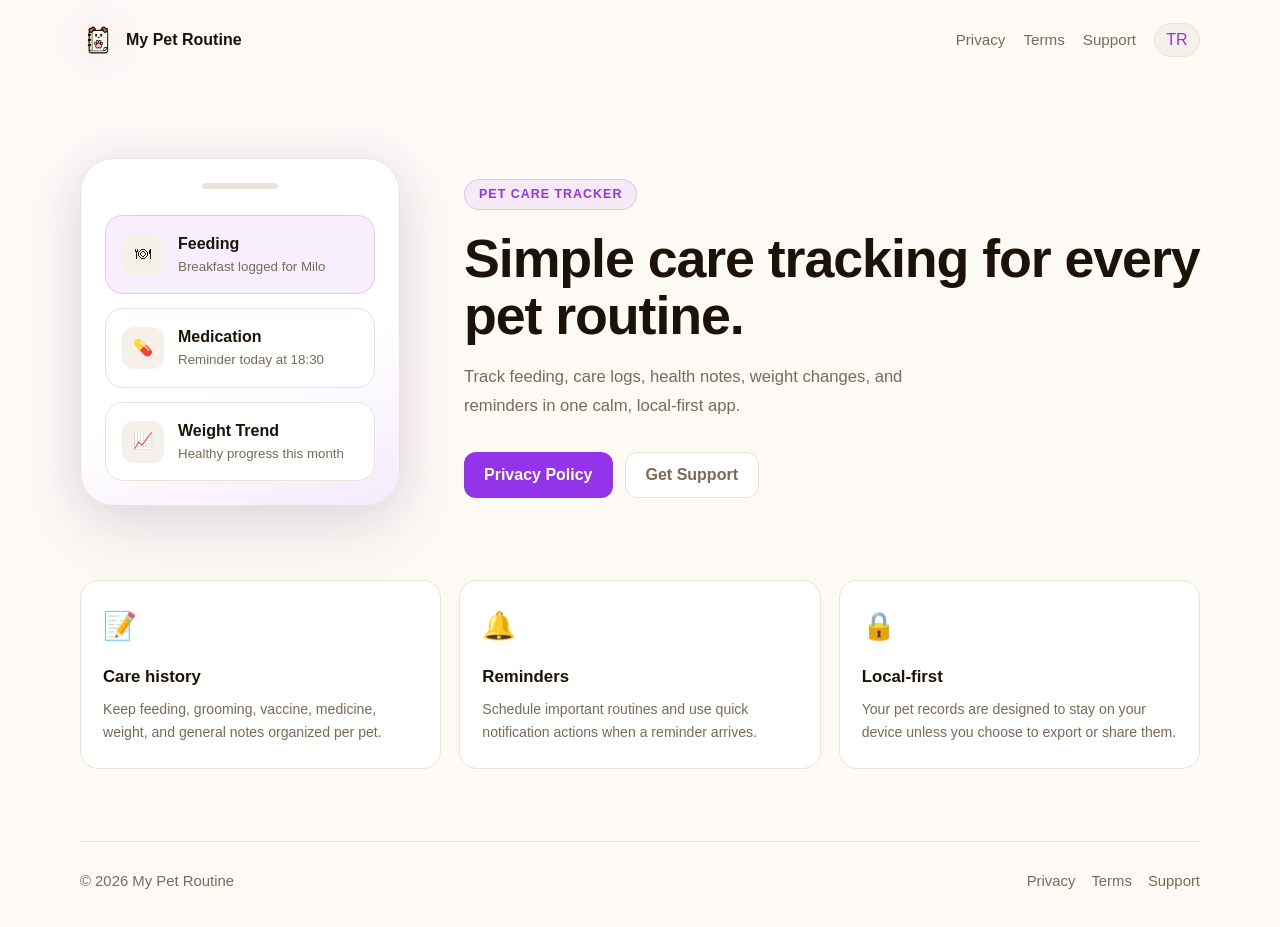
<file: index.html>
<!doctype html>
<html lang="en">
<head>
  <meta charset="utf-8">
  <meta name="viewport" content="width=device-width, initial-scale=1">
  <title data-i18n-title="home.meta.title">My Pet Routine</title>
  <meta name="description" data-i18n-description="home.meta.description" content="My Pet Routine helps you track pet care logs, reminders, weight, health records, and routines locally on your device.">
  <link rel="icon" href="favicon.svg" type="image/svg+xml">
  <link rel="stylesheet" href="assets/styles.css">
</head>
<body>
  <header class="site-header">
    <a class="brand" href="index.html" aria-label="My Pet Routine home">
      <span class="brand-mark"><img src="assets/images/my-pet-routine-app-logo.png" alt="" aria-hidden="true"></span>
      <span data-i18n="app.name">My Pet Routine</span>
    </a>
    <div class="header-actions">
      <nav class="nav" aria-label="Main navigation">
        <a href="privacy.html" data-i18n="nav.privacy">Privacy</a>
        <a href="terms.html" data-i18n="nav.terms">Terms</a>
        <a href="support.html" data-i18n="nav.support">Support</a>
      </nav>
      <button class="language-toggle" type="button" data-language-toggle aria-label="Change language">TR</button>
    </div>
  </header>

  <main>
    <section class="hero">
      <div class="hero-copy">
        <p class="eyebrow" data-i18n="home.eyebrow">Pet Care Tracker</p>
        <h1 data-i18n="home.title">Simple care tracking for <em>every</em> pet routine.</h1>
        <p class="lead" data-i18n="home.lead">Track feeding, care logs, health notes, weight changes, and reminders in one calm, local-first app.</p>
        <div class="actions">
          <a class="button primary" href="privacy.html" data-i18n="home.privacyCta">Privacy Policy</a>
          <a class="button secondary" href="support.html" data-i18n="home.supportCta">Get Support</a>
        </div>
      </div>
      <div class="phone-preview" aria-label="App feature preview">
        <div class="phone-top"></div>
        <div class="preview-card active">
          <span class="icon">🍽</span>
          <div>
            <strong data-i18n="home.preview.feeding.title">Feeding</strong>
            <small data-i18n="home.preview.feeding.body">Breakfast logged for Milo</small>
          </div>
        </div>
        <div class="preview-card">
          <span class="icon">💊</span>
          <div>
            <strong data-i18n="home.preview.medication.title">Medication</strong>
            <small data-i18n="home.preview.medication.body">Reminder today at 18:30</small>
          </div>
        </div>
        <div class="preview-card">
          <span class="icon">📈</span>
          <div>
            <strong data-i18n="home.preview.weight.title">Weight Trend</strong>
            <small data-i18n="home.preview.weight.body">Healthy progress this month</small>
          </div>
        </div>
      </div>
    </section>

    <section class="features" aria-label="Features">
      <article>
        <span>📝</span>
        <h2 data-i18n="home.feature.history.title">Care history</h2>
        <p data-i18n="home.feature.history.body">Keep feeding, grooming, vaccine, medicine, weight, and general notes organized per pet.</p>
      </article>
      <article>
        <span>🔔</span>
        <h2 data-i18n="home.feature.reminders.title">Reminders</h2>
        <p data-i18n="home.feature.reminders.body">Schedule important routines and use quick notification actions when a reminder arrives.</p>
      </article>
      <article>
        <span>🔒</span>
        <h2 data-i18n="home.feature.privacy.title">Local-first</h2>
        <p data-i18n="home.feature.privacy.body">Your pet records are designed to stay on your device unless you choose to export or share them.</p>
      </article>
    </section>
  </main>

  <footer class="footer">
    <span data-i18n="app.copyright">© 2026 My Pet Routine</span>
    <span class="footer-links">
      <a href="privacy.html" data-i18n="nav.privacy">Privacy</a>
      <a href="terms.html" data-i18n="nav.terms">Terms</a>
      <a href="support.html" data-i18n="nav.support">Support</a>
    </span>
  </footer>
  <script src="assets/i18n.js"></script>
</body>
</html>
</file>
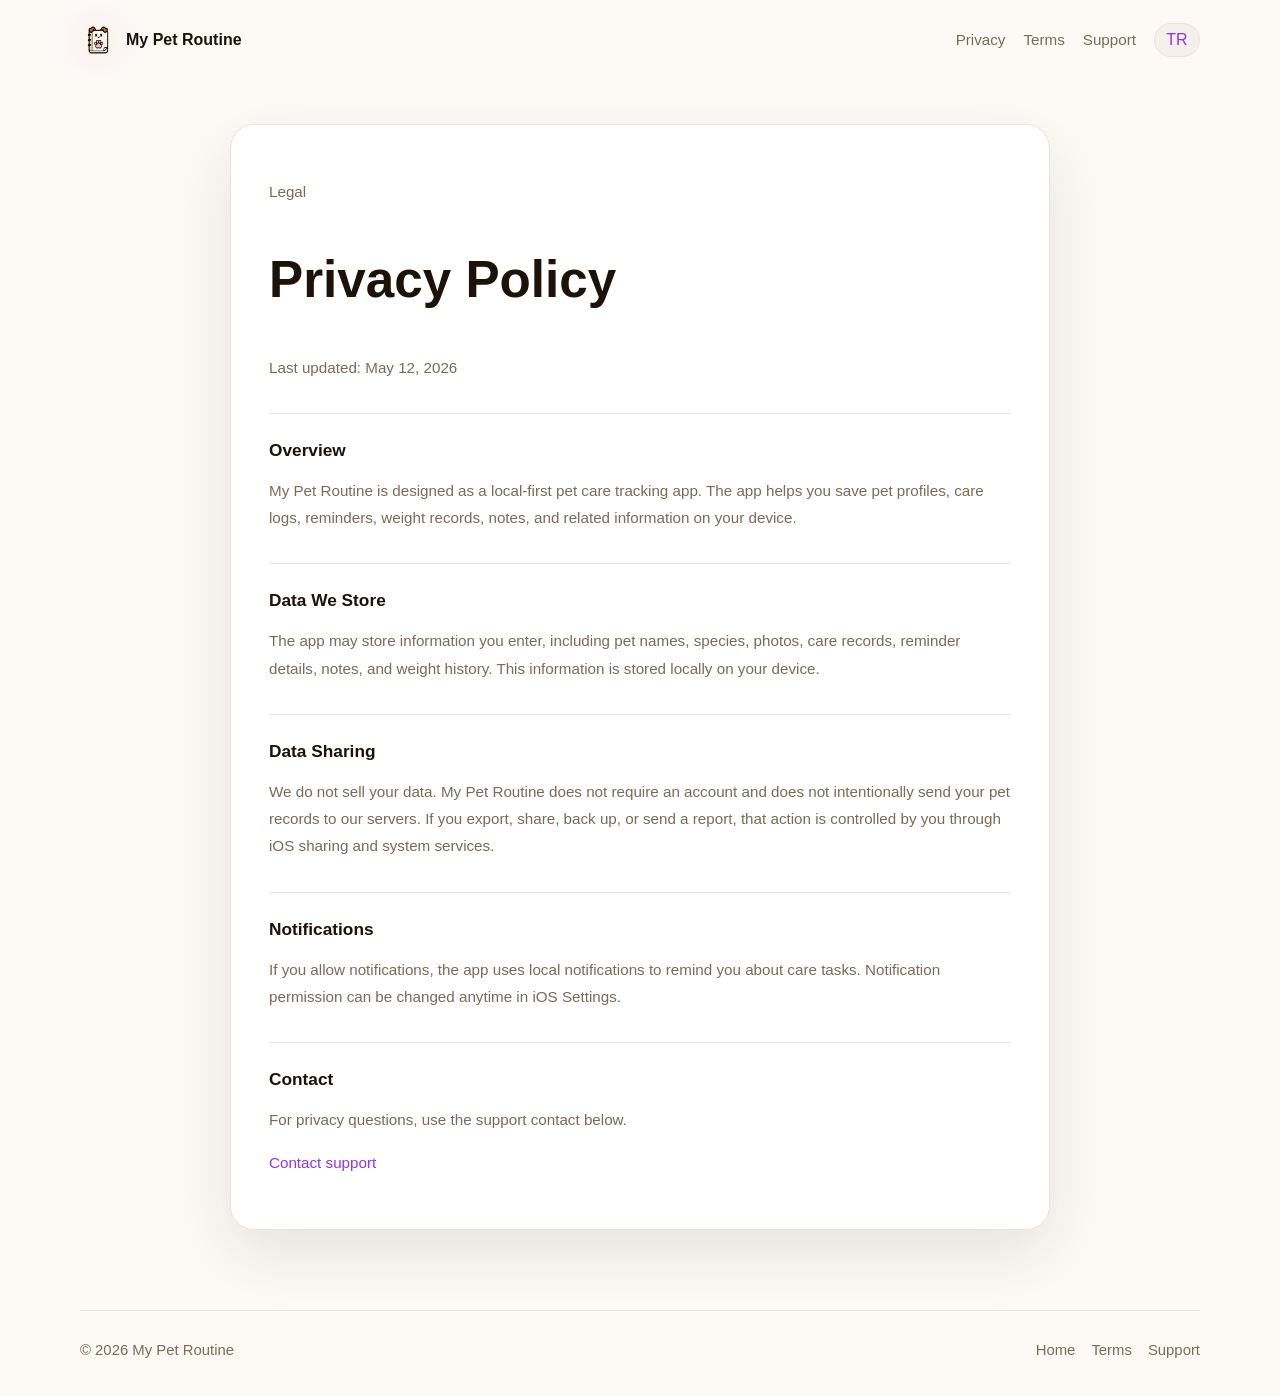
<file: privacy.html>
<!doctype html>
<html lang="en">
<head>
  <meta charset="utf-8">
  <meta name="viewport" content="width=device-width, initial-scale=1">
  <title data-i18n-title="privacy.meta.title">Privacy Policy - My Pet Routine</title>
  <meta name="description" data-i18n-description="privacy.meta.description" content="Privacy Policy for My Pet Routine.">
  <link rel="icon" href="favicon.svg" type="image/svg+xml">
  <link rel="stylesheet" href="assets/styles.css">
</head>
<body>
  <header class="site-header">
    <a class="brand" href="index.html"><span class="brand-mark"><img src="assets/images/my-pet-routine-app-logo.png" alt="" aria-hidden="true"></span><span data-i18n="app.name">My Pet Routine</span></a>
    <div class="header-actions">
      <nav class="nav" aria-label="Main navigation">
        <a href="privacy.html" data-i18n="nav.privacy">Privacy</a>
        <a href="terms.html" data-i18n="nav.terms">Terms</a>
        <a href="support.html" data-i18n="nav.support">Support</a>
      </nav>
      <button class="language-toggle" type="button" data-language-toggle aria-label="Change language">TR</button>
    </div>
  </header>

  <main class="page">
    <p class="eyebrow" data-i18n="legal.eyebrow">Legal</p>
    <h1 data-i18n="privacy.title">Privacy Policy</h1>
    <p class="updated" data-i18n="legal.updated">Last updated: May 12, 2026</p>

    <section>
      <h2 data-i18n="privacy.overview.title">Overview</h2>
      <p data-i18n="privacy.overview.body">My Pet Routine is designed as a local-first pet care tracking app. The app helps you save pet profiles, care logs, reminders, weight records, notes, and related information on your device.</p>
    </section>

    <section>
      <h2 data-i18n="privacy.data.title">Data We Store</h2>
      <p data-i18n="privacy.data.body">The app may store information you enter, including pet names, species, photos, care records, reminder details, notes, and weight history. This information is stored locally on your device.</p>
    </section>

    <section>
      <h2 data-i18n="privacy.sharing.title">Data Sharing</h2>
      <p data-i18n="privacy.sharing.body">We do not sell your data. My Pet Routine does not require an account and does not intentionally send your pet records to our servers. If you export, share, back up, or send a report, that action is controlled by you through iOS sharing and system services.</p>
    </section>

    <section>
      <h2 data-i18n="privacy.notifications.title">Notifications</h2>
      <p data-i18n="privacy.notifications.body">If you allow notifications, the app uses local notifications to remind you about care tasks. Notification permission can be changed anytime in iOS Settings.</p>
    </section>

    <section>
      <h2 data-i18n="legal.contact.title">Contact</h2>
      <p data-i18n="privacy.contact.body">For privacy questions, use the support contact below.</p>
      <p><a class="contact-link" href="support.html" data-i18n="legal.contact.link">Contact support</a></p>
    </section>
  </main>

  <footer class="footer">
    <span data-i18n="app.copyright">© 2026 My Pet Routine</span>
    <span class="footer-links"><a href="index.html" data-i18n="nav.home">Home</a><a href="terms.html" data-i18n="nav.terms">Terms</a><a href="support.html" data-i18n="nav.support">Support</a></span>
  </footer>
  <script src="assets/i18n.js"></script>
  <script src="assets/contact.js"></script>
</body>
</html>
</file>
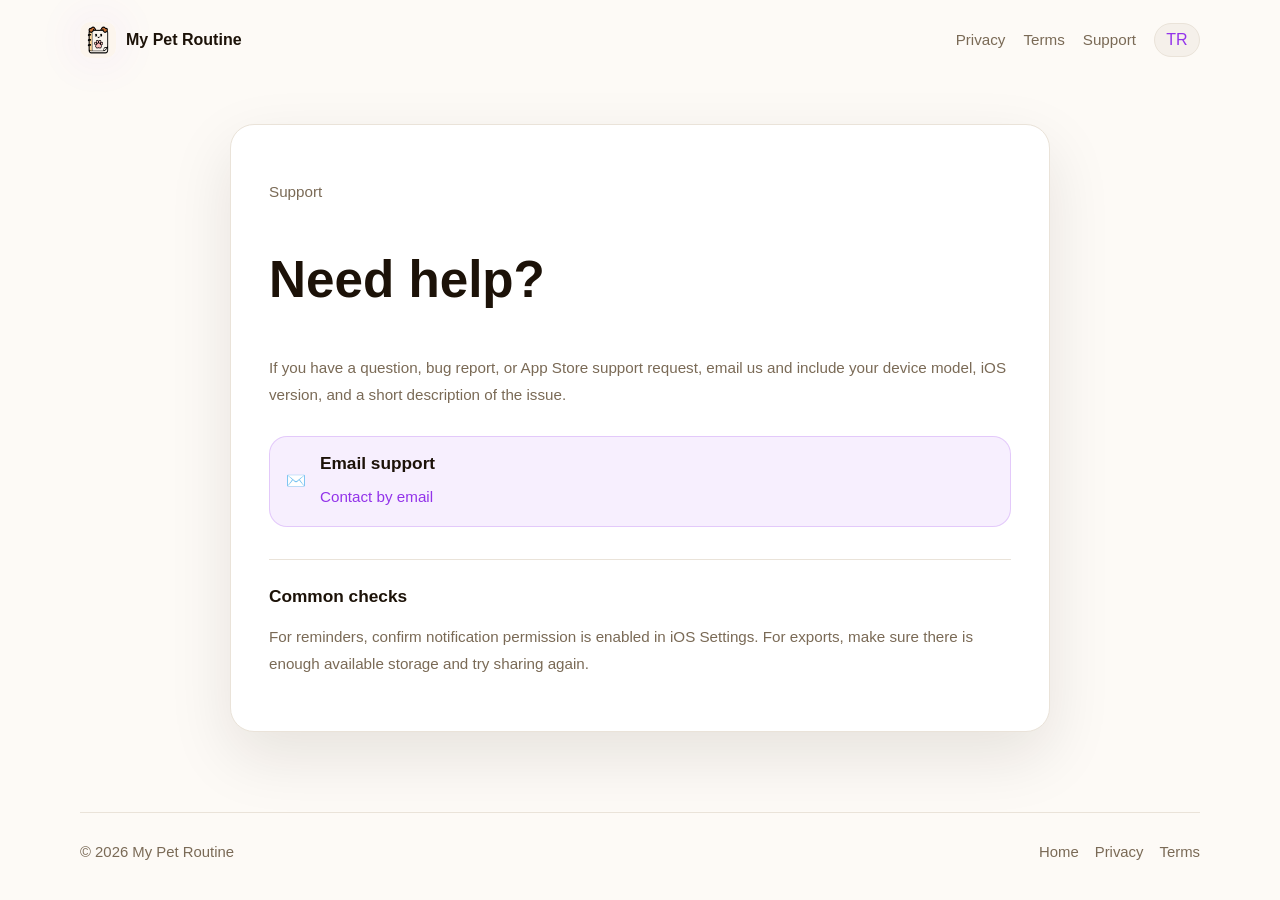
<file: support.html>
<!doctype html>
<html lang="en">
<head>
  <meta charset="utf-8">
  <meta name="viewport" content="width=device-width, initial-scale=1">
  <title data-i18n-title="support.meta.title">Support - My Pet Routine</title>
  <meta name="description" data-i18n-description="support.meta.description" content="Support for My Pet Routine.">
  <link rel="icon" href="favicon.svg" type="image/svg+xml">
  <link rel="stylesheet" href="assets/styles.css">
</head>
<body>
  <header class="site-header">
    <a class="brand" href="index.html"><span class="brand-mark"><img src="assets/images/my-pet-routine-app-logo.png" alt="" aria-hidden="true"></span><span data-i18n="app.name">My Pet Routine</span></a>
    <div class="header-actions">
      <nav class="nav" aria-label="Main navigation">
        <a href="privacy.html" data-i18n="nav.privacy">Privacy</a>
        <a href="terms.html" data-i18n="nav.terms">Terms</a>
        <a href="support.html" data-i18n="nav.support">Support</a>
      </nav>
      <button class="language-toggle" type="button" data-language-toggle aria-label="Change language">TR</button>
    </div>
  </header>

  <main class="page support-page">
    <p class="eyebrow" data-i18n="support.eyebrow">Support</p>
    <h1 data-i18n="support.title">Need help?</h1>
    <p class="lead compact" data-i18n="support.lead">If you have a question, bug report, or App Store support request, email us and include your device model, iOS version, and a short description of the issue.</p>

    <div class="support-card">
      <span class="support-icon">✉️</span>
      <div>
        <h2 data-i18n="support.email.title">Email support</h2>
        <p><a class="contact-link" href="#" rel="nofollow" data-i18n="support.email.link">Contact by email</a></p>
      </div>
    </div>

    <section>
      <h2 data-i18n="support.checks.title">Common checks</h2>
      <p data-i18n="support.checks.body">For reminders, confirm notification permission is enabled in iOS Settings. For exports, make sure there is enough available storage and try sharing again.</p>
    </section>
  </main>

  <footer class="footer">
    <span data-i18n="app.copyright">© 2026 My Pet Routine</span>
    <span class="footer-links"><a href="index.html" data-i18n="nav.home">Home</a><a href="privacy.html" data-i18n="nav.privacy">Privacy</a><a href="terms.html" data-i18n="nav.terms">Terms</a></span>
  </footer>
  <script src="assets/i18n.js"></script>
  <script src="assets/contact.js"></script>
</body>
</html>
</file>
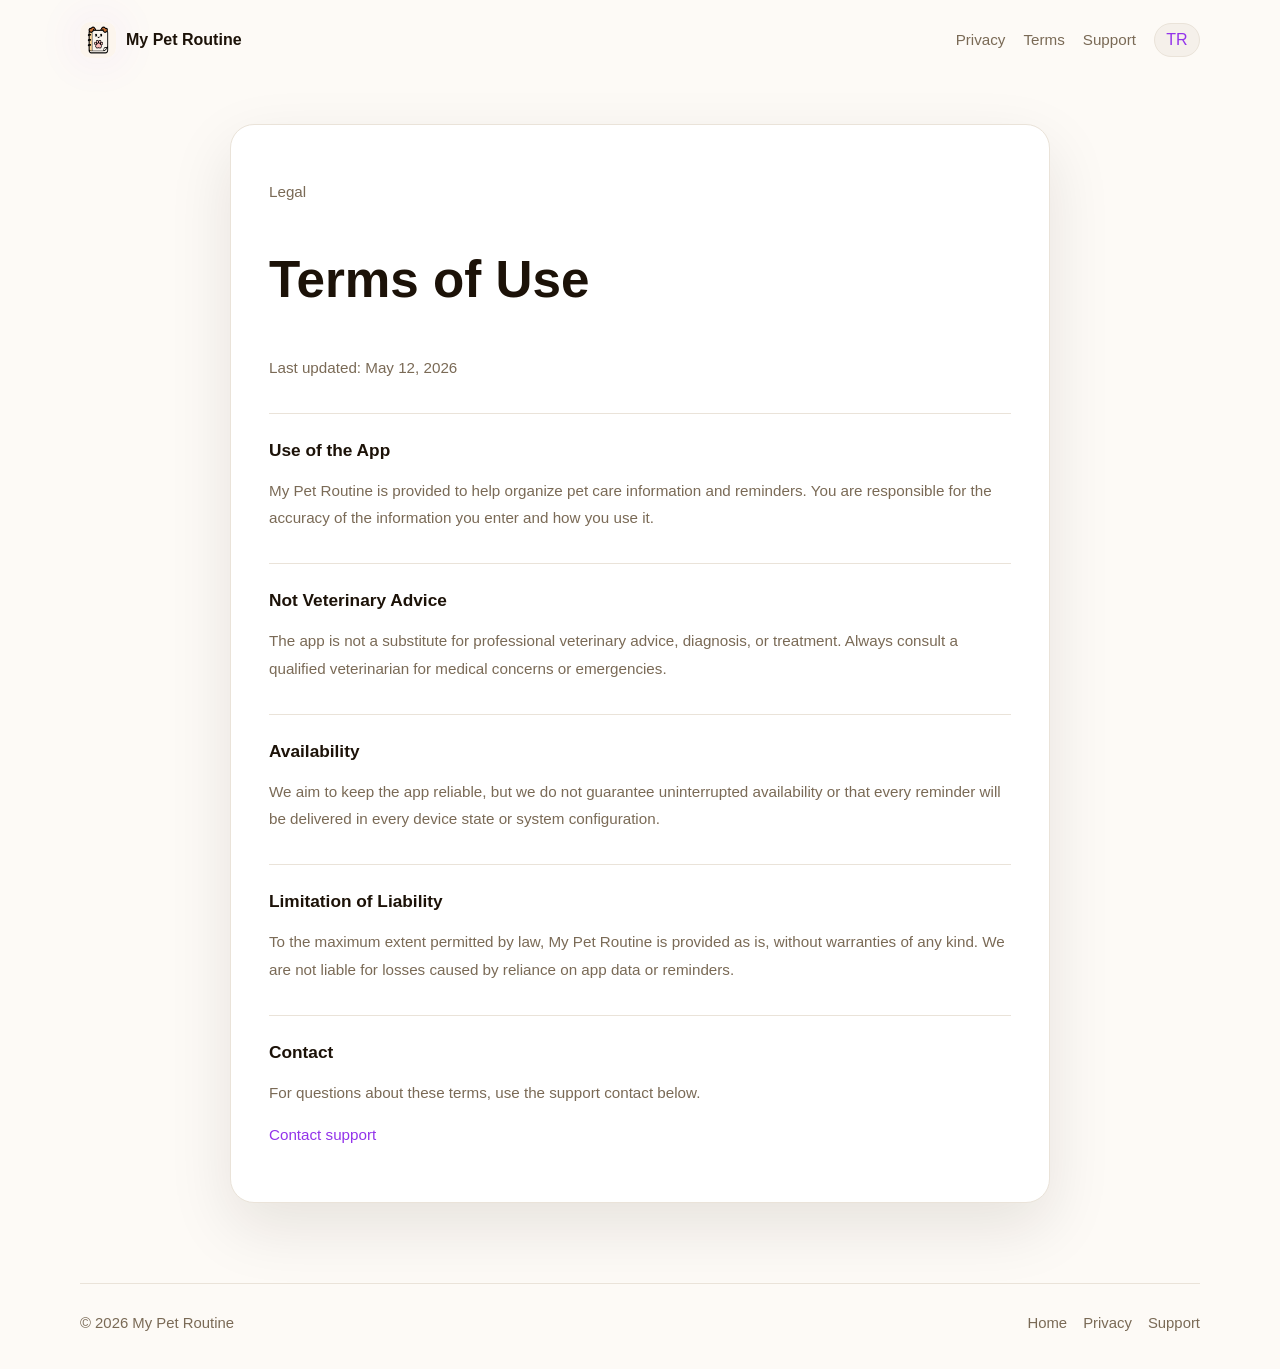
<file: terms.html>
<!doctype html>
<html lang="en">
<head>
  <meta charset="utf-8">
  <meta name="viewport" content="width=device-width, initial-scale=1">
  <title data-i18n-title="terms.meta.title">Terms of Use - My Pet Routine</title>
  <meta name="description" data-i18n-description="terms.meta.description" content="Terms of Use for My Pet Routine.">
  <link rel="icon" href="favicon.svg" type="image/svg+xml">
  <link rel="stylesheet" href="assets/styles.css">
</head>
<body>
  <header class="site-header">
    <a class="brand" href="index.html"><span class="brand-mark"><img src="assets/images/my-pet-routine-app-logo.png" alt="" aria-hidden="true"></span><span data-i18n="app.name">My Pet Routine</span></a>
    <div class="header-actions">
      <nav class="nav" aria-label="Main navigation">
        <a href="privacy.html" data-i18n="nav.privacy">Privacy</a>
        <a href="terms.html" data-i18n="nav.terms">Terms</a>
        <a href="support.html" data-i18n="nav.support">Support</a>
      </nav>
      <button class="language-toggle" type="button" data-language-toggle aria-label="Change language">TR</button>
    </div>
  </header>

  <main class="page">
    <p class="eyebrow" data-i18n="legal.eyebrow">Legal</p>
    <h1 data-i18n="terms.title">Terms of Use</h1>
    <p class="updated" data-i18n="legal.updated">Last updated: May 12, 2026</p>

    <section>
      <h2 data-i18n="terms.use.title">Use of the App</h2>
      <p data-i18n="terms.use.body">My Pet Routine is provided to help organize pet care information and reminders. You are responsible for the accuracy of the information you enter and how you use it.</p>
    </section>

    <section>
      <h2 data-i18n="terms.advice.title">Not Veterinary Advice</h2>
      <p data-i18n="terms.advice.body">The app is not a substitute for professional veterinary advice, diagnosis, or treatment. Always consult a qualified veterinarian for medical concerns or emergencies.</p>
    </section>

    <section>
      <h2 data-i18n="terms.availability.title">Availability</h2>
      <p data-i18n="terms.availability.body">We aim to keep the app reliable, but we do not guarantee uninterrupted availability or that every reminder will be delivered in every device state or system configuration.</p>
    </section>

    <section>
      <h2 data-i18n="terms.liability.title">Limitation of Liability</h2>
      <p data-i18n="terms.liability.body">To the maximum extent permitted by law, My Pet Routine is provided as is, without warranties of any kind. We are not liable for losses caused by reliance on app data or reminders.</p>
    </section>

    <section>
      <h2 data-i18n="legal.contact.title">Contact</h2>
      <p data-i18n="terms.contact.body">For questions about these terms, use the support contact below.</p>
      <p><a class="contact-link" href="support.html" data-i18n="legal.contact.link">Contact support</a></p>
    </section>
  </main>

  <footer class="footer">
    <span data-i18n="app.copyright">© 2026 My Pet Routine</span>
    <span class="footer-links"><a href="index.html" data-i18n="nav.home">Home</a><a href="privacy.html" data-i18n="nav.privacy">Privacy</a><a href="support.html" data-i18n="nav.support">Support</a></span>
  </footer>
  <script src="assets/i18n.js"></script>
  <script src="assets/contact.js"></script>
</body>
</html>
</file>
<file: assets/styles.css>
:root {
  color-scheme: light;
  --bg: #FDFAF6;
  --surface: #FFFFFF;
  --elevated: #F5F0EA;
  --text: #1C1208;
  --muted: #7A6A56;
  --line: #EAE3D9;
  --accent: #9333EA;
  --accent-strong: #7E22CE;
  --accent-soft: rgba(147, 51, 234, 0.08);
  --accent-border: rgba(147, 51, 234, 0.2);
  --glow: 0 0 48px rgba(147, 51, 234, 0.1);
  --shadow: 0 24px 64px rgba(28, 18, 8, 0.1);
}

* { box-sizing: border-box; }

body {
  margin: 0; min-height: 100vh;
  background: var(--bg); color: var(--text);
  font-family: -apple-system, BlinkMacSystemFont, "Segoe UI", sans-serif;
  line-height: 1.55;
}

a { color: inherit; text-decoration: none; }

/* Header */
.site-header {
  display: flex; align-items: center; justify-content: space-between; gap: 24px;
  width: min(1120px, calc(100% - 40px)); margin: 0 auto; padding: 22px 0;
}
.header-actions { display: flex; align-items: center; gap: 18px; }
.brand { display: inline-flex; align-items: center; gap: 10px; color: var(--text); font-weight: 750; }
.brand-mark {
  display: grid; width: 36px; height: 36px; place-items: center;
  overflow: hidden; border-radius: 10px; background: var(--surface); box-shadow: var(--glow);
}
.brand-mark img { display: block; width: 100%; height: 100%; object-fit: cover; }
.nav { display: flex; gap: 18px; color: var(--muted); font-size: 0.95rem; }
.nav a { transition: color .15s; }
.nav a:hover { color: var(--accent); }
.language-toggle {
  min-width: 46px; height: 34px;
  background: var(--elevated); border: 1px solid var(--line);
  color: var(--accent); font-size: 0.86rem; font-weight: 800;
  border-radius: 999px; cursor: pointer; font: inherit;
  transition: border-color .15s;
}
.language-toggle:hover { border-color: var(--accent-border); }

/* Hero — phone left, text right */
.hero {
  width: min(1120px, calc(100% - 40px)); margin: 34px auto 0;
  padding: 44px 0 74px;
  display: grid; grid-template-columns: 320px 1fr;
  align-items: center; gap: 64px;
}

/* Phone goes first (left column) via explicit order */
.phone-preview { order: -1; }

.hero-copy .eyebrow {
  display: inline-flex; align-items: center;
  font-size: 0.78rem; font-weight: 800; letter-spacing: 0.08em; text-transform: uppercase;
  color: var(--accent); background: var(--accent-soft); border: 1px solid var(--accent-border);
  padding: 5px 14px; border-radius: 100px; margin-bottom: 20px;
}
.hero-copy h1 {
  font-size: clamp(2.2rem, 4.2vw, 3.8rem); font-weight: 800;
  line-height: 1.06; letter-spacing: -0.02em; margin: 0 0 18px;
}
.hero-copy h1 em { font-style: normal; color: var(--accent); }
.hero-copy .lead {
  font-size: 1.04rem; color: var(--muted); max-width: 440px; line-height: 1.75; margin: 0 0 32px;
}
.actions { display: flex; gap: 12px; flex-wrap: wrap; }
.button {
  display: inline-flex; align-items: center; justify-content: center;
  min-height: 46px; padding: 0 20px; border-radius: 12px;
  font-weight: 750; transition: transform .15s, opacity .15s;
}
.button:hover { transform: translateY(-2px); opacity: .9; }
.primary { background: var(--accent); color: white; }
.primary:hover { background: var(--accent-strong); opacity: 1; }
.secondary { background: var(--surface); color: var(--muted); border: 1px solid var(--line); }
.secondary:hover { color: var(--text); border-color: var(--muted); }

/* Phone mockup */
.phone-preview {
  position: relative;
  display: grid; gap: 14px;
  width: min(100%, 340px);
  margin-right: auto;
  padding: 24px;
  border: 1px solid var(--line); border-radius: 34px;
  background: linear-gradient(160deg, #fff 60%, #f3ebfc);
  box-shadow: var(--shadow), var(--glow);
}
.phone-top {
  width: 76px; height: 6px; margin: 0 auto 12px;
  border-radius: 999px; background: var(--line);
}
.preview-card {
  display: flex; align-items: center; gap: 14px;
  padding: 16px; border: 1px solid var(--line);
  border-radius: 18px; background: var(--surface);
}
.preview-card.active {
  border-color: var(--accent-border);
  background: var(--accent-soft);
}
.icon {
  display: grid; flex: 0 0 auto;
  width: 42px; height: 42px; place-items: center;
  border-radius: 12px; background: var(--elevated);
}
.preview-card strong, .preview-card small { display: block; }
.preview-card small { color: var(--muted); }

/* Features */
.features {
  width: min(1120px, calc(100% - 40px)); margin: 0 auto 72px;
  display: grid; grid-template-columns: repeat(3, 1fr); gap: 18px;
}
.features article {
  background: var(--surface); border: 1px solid var(--line);
  border-radius: 18px; padding: 24px 22px; transition: border-color .2s, transform .2s;
}
.features article:hover { border-color: var(--accent-border); transform: translateY(-4px); }
.features span {
  display: block; font-size: 1.7rem; margin-bottom: 16px;
}
.features h2 { font-size: 1.05rem; font-weight: 700; margin: 0 0 8px; color: var(--text); }
.features p { font-size: 0.88rem; color: var(--muted); line-height: 1.65; margin: 0; }

/* Inner pages */
.page {
  width: min(820px, calc(100% - 40px));
  margin: 44px auto 80px; padding: 38px;
  border: 1px solid var(--line); border-radius: 24px;
  background: var(--surface); box-shadow: var(--shadow);
}
.page h1 { font-size: clamp(2rem, 5vw, 3.2rem); }
.page section { margin-top: 32px; padding-top: 26px; border-top: 1px solid var(--line); }
.page h2 { font-size: 1.08rem; line-height: 1.25; margin: 0 0 8px; }
.page p, .page li { color: var(--muted); line-height: 1.8; font-size: 0.95rem; }
.page a { color: var(--accent); }
.page a:hover { text-decoration: underline; }
.updated { margin-top: 12px; font-size: 0.95rem; }

/* Support */
.support-page { max-width: 860px; }
.support-card {
  display: flex; align-items: center; gap: 14px;
  padding: 16px; border: 1px solid var(--accent-border);
  border-radius: 18px; background: var(--accent-soft); margin-top: 28px;
}
.support-card p { margin: 0; color: var(--muted); }

/* 404 */
.not-found { text-align: center; }

/* Footer */
.footer {
  display: flex; align-items: center; justify-content: space-between; flex-wrap: wrap; gap: 18px;
  width: min(1120px, calc(100% - 40px)); margin: 0 auto;
  padding: 28px 0 34px; border-top: 1px solid var(--line);
  color: var(--muted); font-size: 0.93rem;
}
.footer-links { display: flex; gap: 16px; }
.footer a, .nav a { text-decoration: none; }
.footer a:hover { color: var(--accent); }

@media (max-width: 760px) {
  .site-header, .footer { flex-direction: column; align-items: flex-start; }
  .header-actions { width: 100%; justify-content: space-between; }
  .nav { flex: 1; justify-content: flex-start; }
  .hero {
    grid-template-columns: 1fr; gap: 34px;
    margin-top: 10px; padding-bottom: 46px;
  }
  .phone-preview { order: 0; width: 100%; margin: 0; }
  .features { grid-template-columns: 1fr; margin-bottom: 46px; }
  .page { padding: 26px; margin-top: 24px; }
}
</file>
